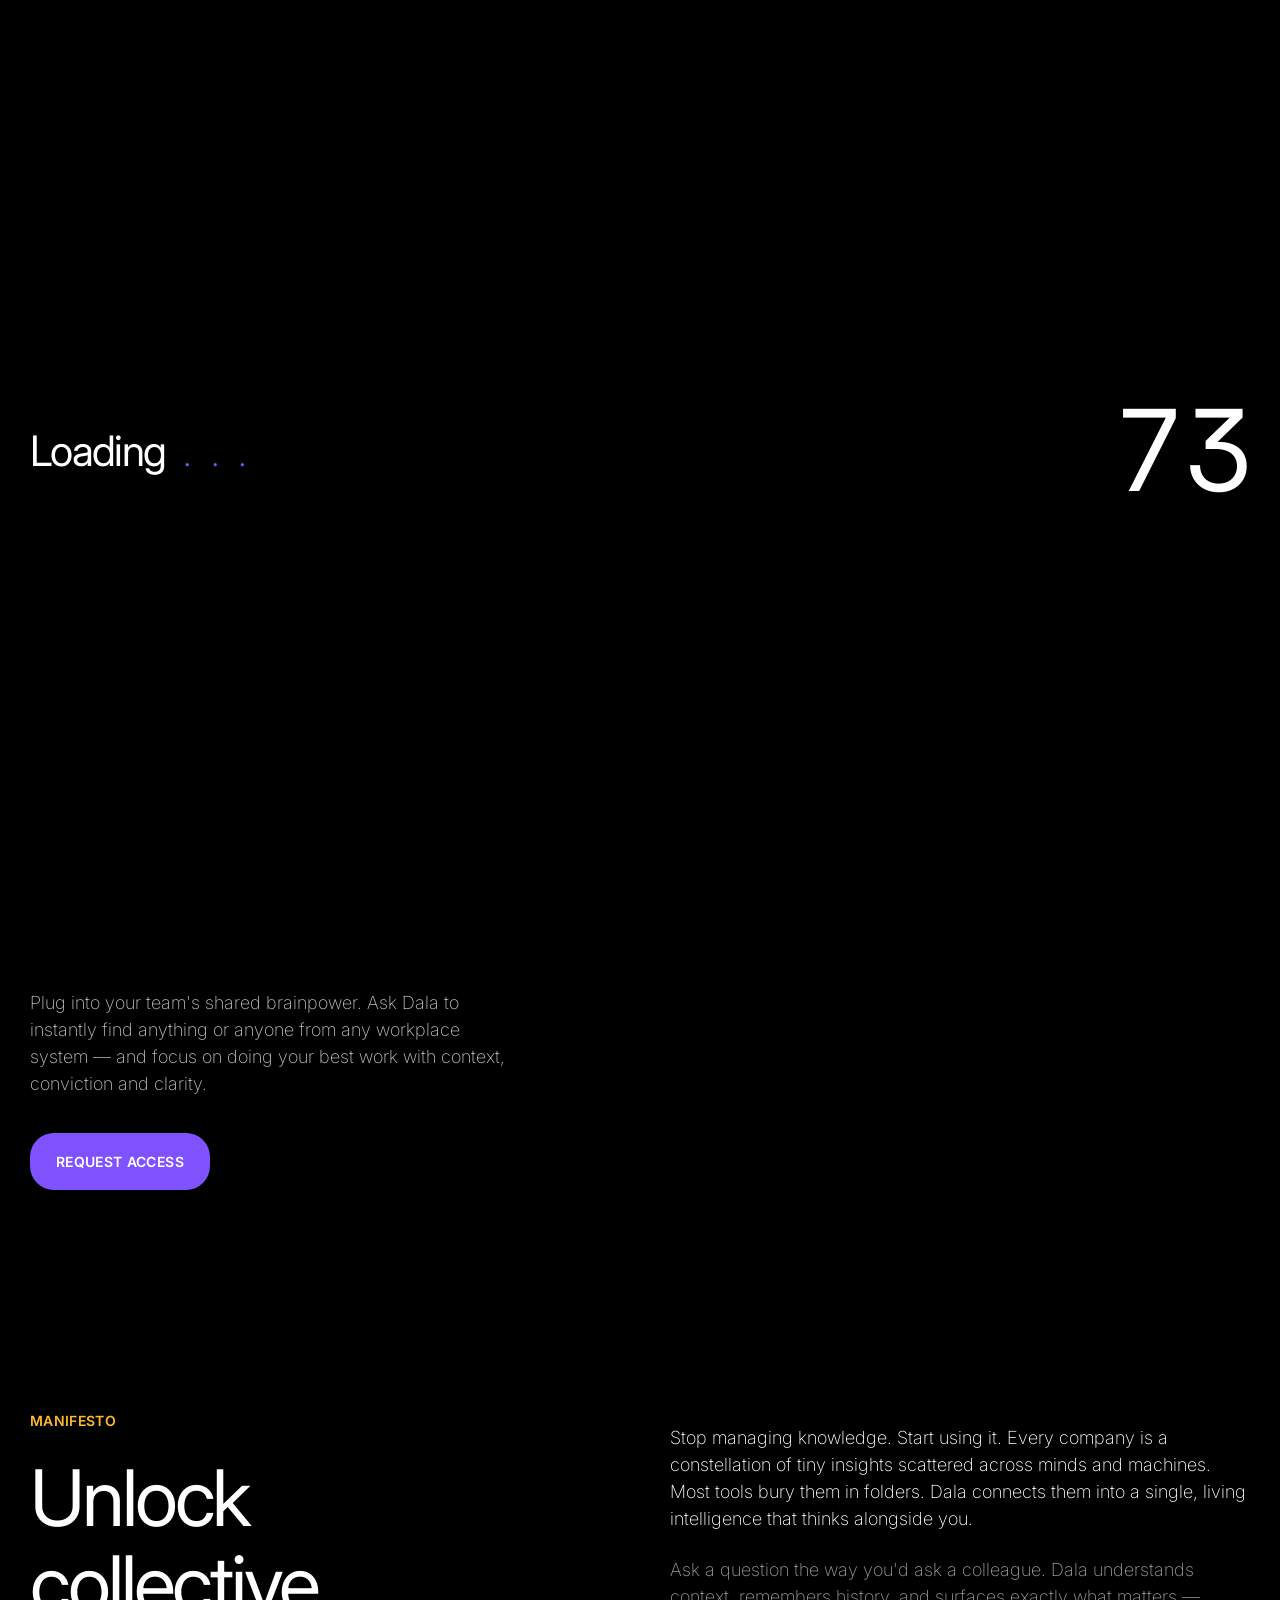
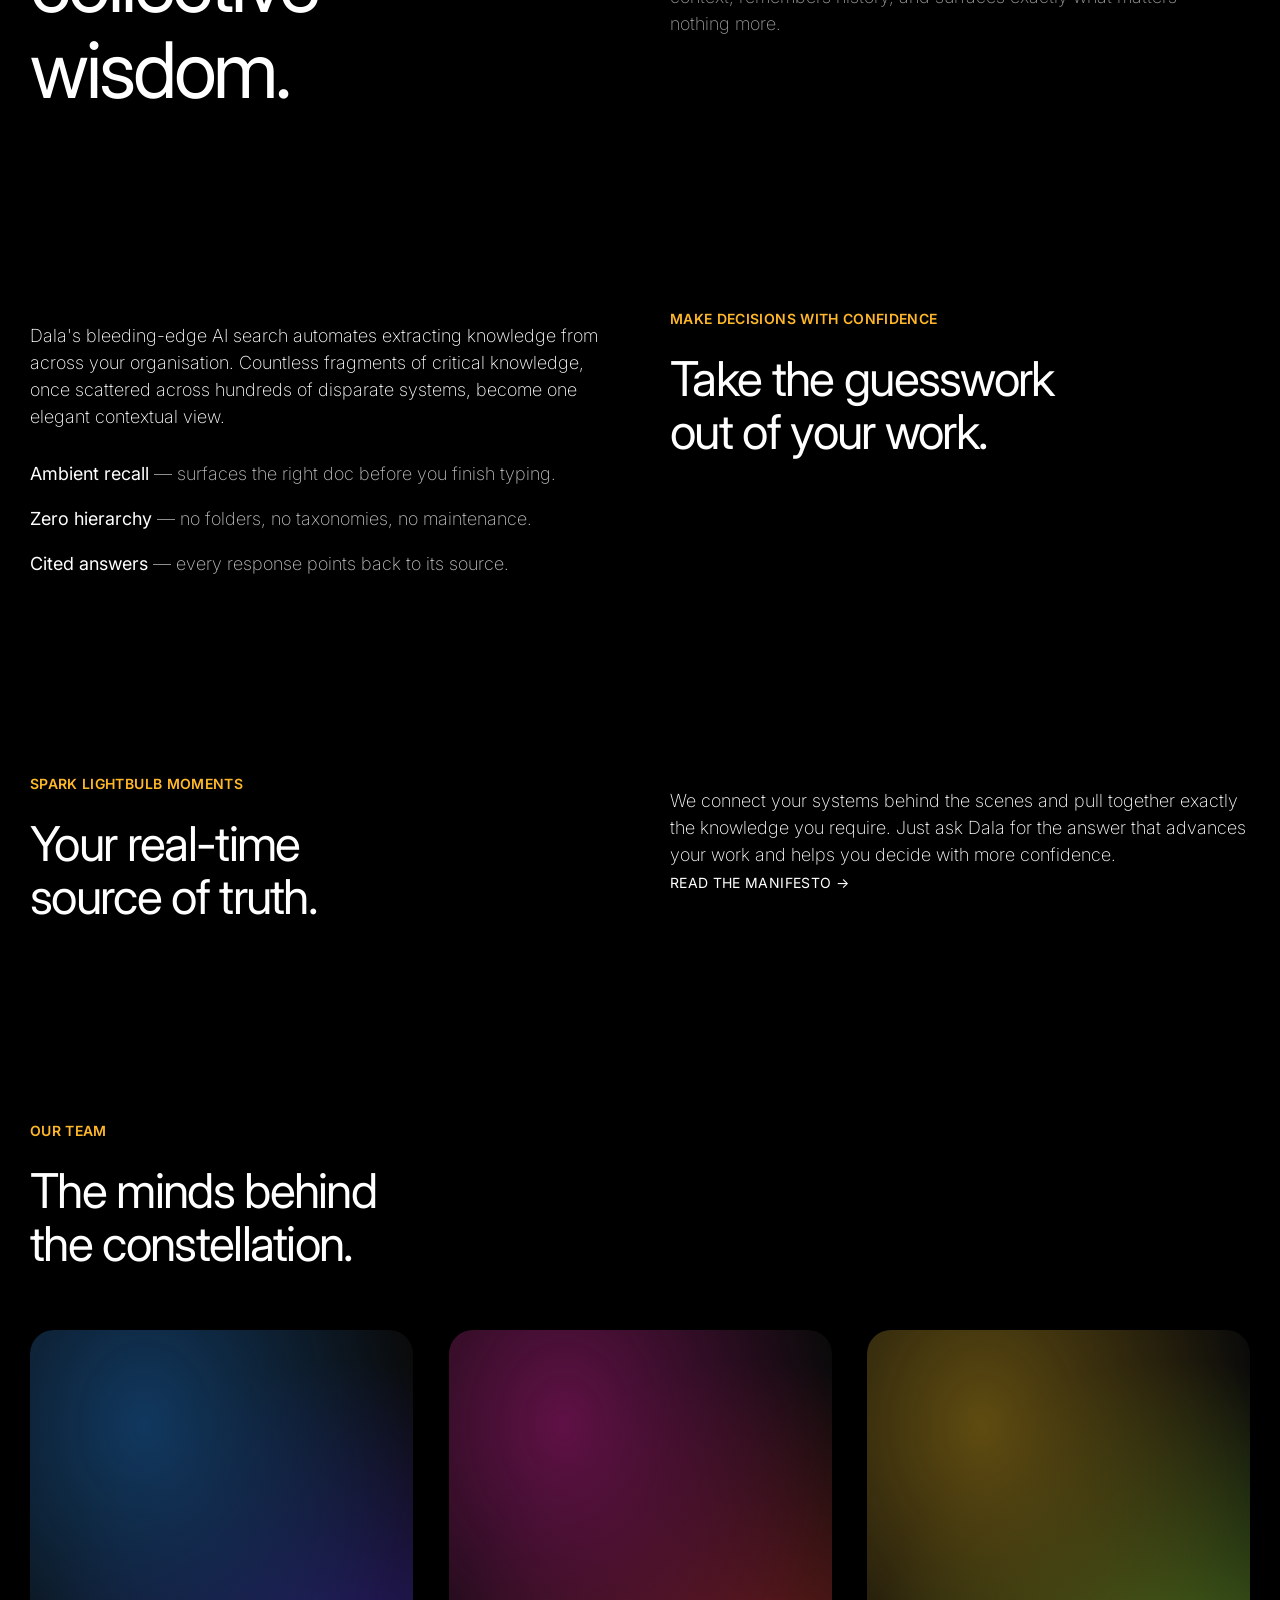
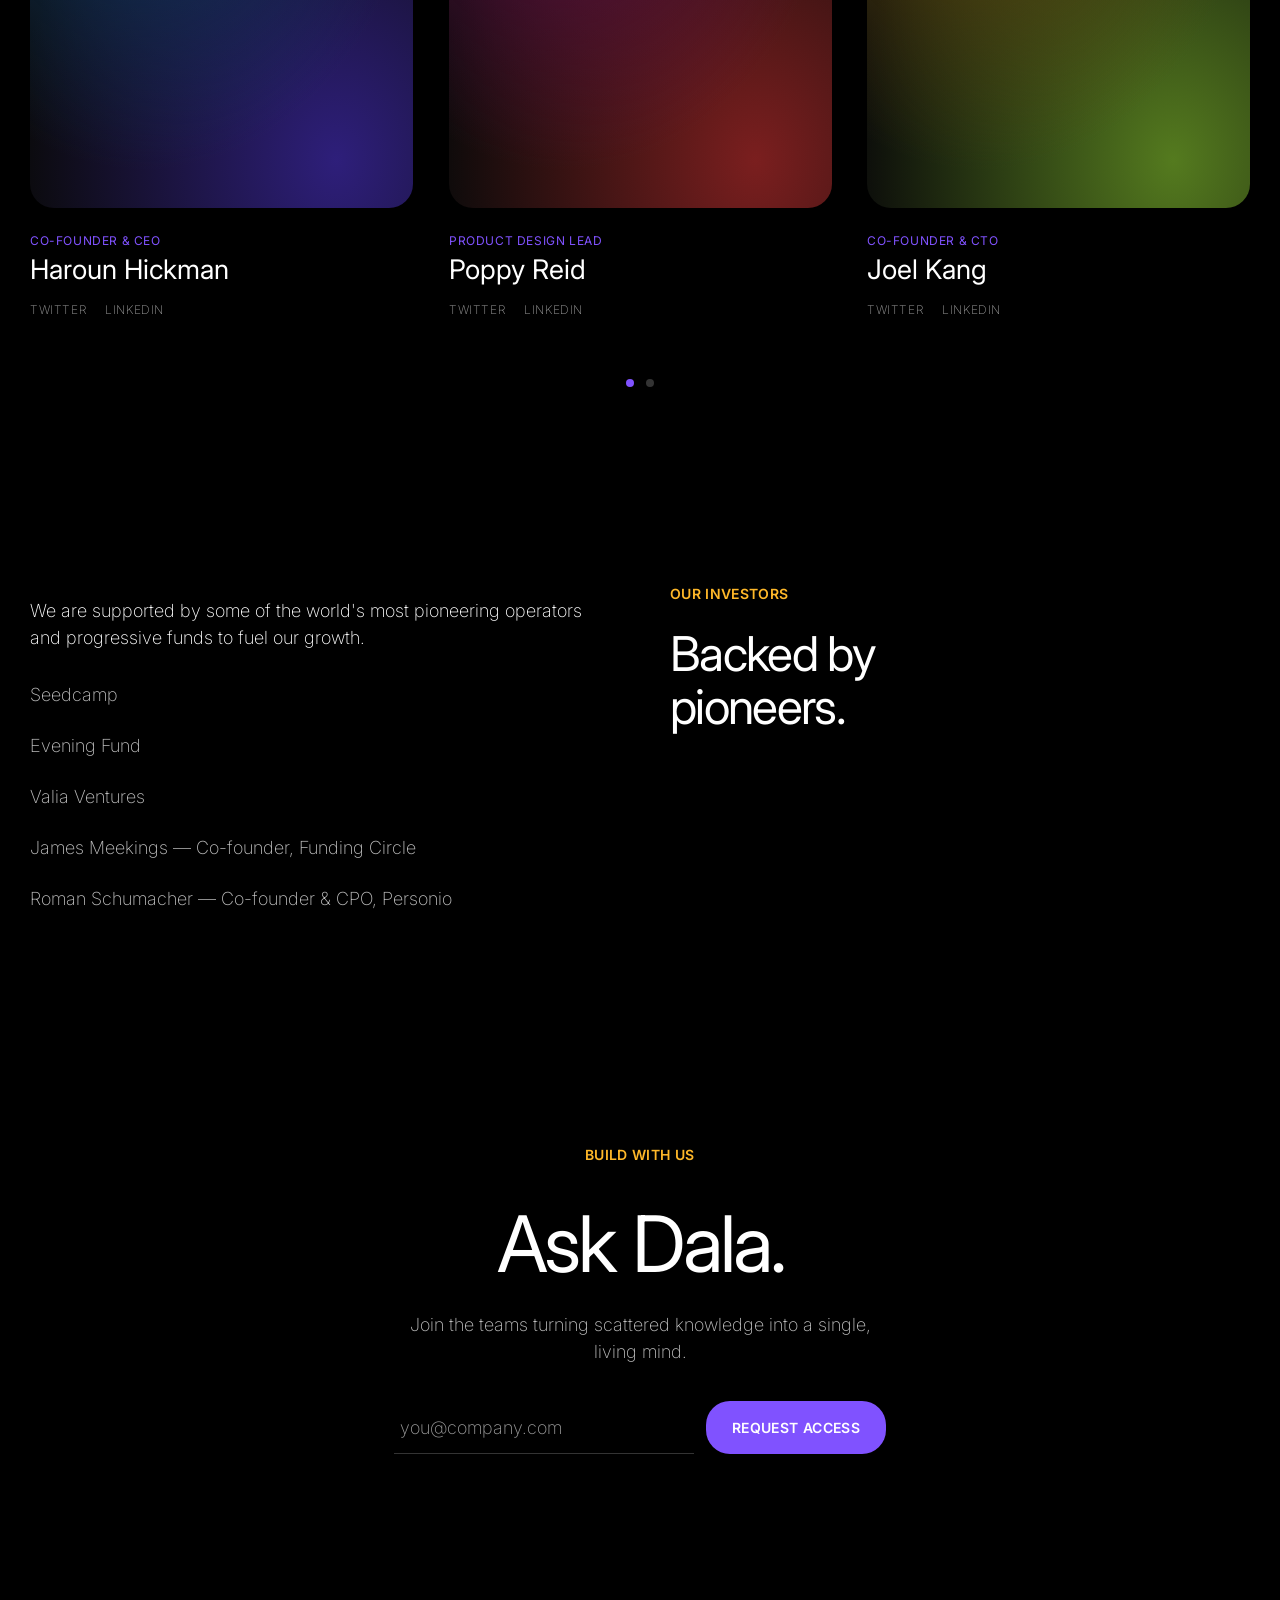
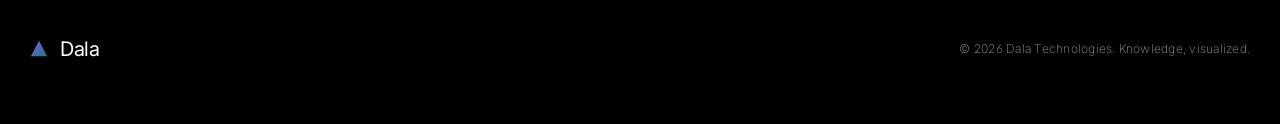
<file: sites/dala/index.html>
<!DOCTYPE html>
<html lang="en">
<head>
  <meta charset="UTF-8" />
  <meta name="viewport" content="width=device-width, initial-scale=1.0" />
  <title>Dala — Your workplace has the answer. Ask Dala to find it.</title>
  <meta name="description" content="Dala turns your workplace knowledge into distributed intelligence. Just ask." />
  <link rel="preconnect" href="https://fonts.googleapis.com" />
  <link rel="preconnect" href="https://fonts.gstatic.com" crossorigin />
  <link href="https://fonts.googleapis.com/css2?family=Inter:wght@200;400;600;700&display=swap" rel="stylesheet" />
  <link rel="stylesheet" href="styles.css" />
</head>
<body class="is-loading">
  <!-- Preloader -->
  <div class="preloader" id="preloader">
    <div class="preloader__inner">
      <span class="preloader__label" id="preloaderLabel">Loading</span>
      <span class="preloader__dots">. . .</span>
    </div>
    <span class="preloader__count" id="preloaderCount">0</span>
  </div>

  <!-- Ambient particle field (full-page background) -->
  <canvas id="ambient" aria-hidden="true"></canvas>

  <!-- Navigation -->
  <header class="nav" id="nav">
    <div class="nav__inner">
      <a class="logo" href="#top" aria-label="Dala home">
        <svg class="logo__mark" width="22" height="22" viewBox="0 0 22 22" aria-hidden="true">
          <defs>
            <linearGradient id="logoGrad" x1="0" y1="0" x2="1" y2="1">
              <stop offset="0%" stop-color="#8052ff" />
              <stop offset="100%" stop-color="#15846e" />
            </linearGradient>
          </defs>
          <path d="M11 1 L21 20 L1 20 Z" fill="url(#logoGrad)" />
        </svg>
        <span class="logo__word">Dala</span>
      </a>

      <nav class="nav__links" aria-label="Primary">
        <a href="#manifesto">Manifesto</a>
        <a href="#team">Team</a>
        <a href="#blog">Blog</a>
      </nav>

      <a class="btn btn--primary" href="#access">Request Access</a>
    </div>
  </header>

  <main id="top">
    <!-- Hero -->
    <section class="hero section">
      <div class="hero__grid">
        <div class="hero__copy">
          <span class="eyebrow reveal">Distributed intelligence</span>
          <h1 class="display hero__title">
            <span class="line"><span>Your workplace</span></span>
            <span class="line"><span>has the answer.</span></span>
            <span class="line"><span>Ask Dala to find it.</span></span>
          </h1>
          <p class="body body--lead reveal">
            Plug into your team's shared brainpower. Ask Dala to instantly find
            anything or anyone from any workplace system — and focus on doing
            your best work with context, conviction and clarity.
          </p>
          <a class="btn btn--primary btn--lg reveal" href="#access">Request Access</a>
        </div>

        <div class="hero__visual">
          <canvas id="brain" aria-label="Constellation of particles forming a brain shape"></canvas>
        </div>
      </div>
    </section>

    <!-- Manifesto -->
    <section class="section split" id="manifesto">
      <div class="split__text">
        <span class="eyebrow reveal">Manifesto</span>
        <h2 class="heading-lg reveal">Unlock<br />collective<br />wisdom.</h2>
      </div>
      <div class="split__body">
        <p class="body reveal">
          Stop managing knowledge. Start using it. Every company is a
          constellation of tiny insights scattered across minds and machines.
          Most tools bury them in folders. Dala connects them into a single,
          living intelligence that thinks alongside you.
        </p>
        <p class="body body--muted reveal">
          Ask a question the way you'd ask a colleague. Dala understands
          context, remembers history, and surfaces exactly what matters —
          nothing more.
        </p>
      </div>
    </section>

    <!-- Reverse split -->
    <section class="section split split--reverse">
      <div class="split__text">
        <span class="eyebrow reveal">Make decisions with confidence</span>
        <h2 class="heading reveal">Take the guesswork<br />out of your work.</h2>
      </div>
      <div class="split__body">
        <p class="body reveal">
          Dala's bleeding-edge AI search automates extracting knowledge from
          across your organisation. Countless fragments of critical knowledge,
          once scattered across hundreds of disparate systems, become one
          elegant contextual view.
        </p>
        <ul class="feature-list reveal">
          <li><span class="feature-list__k">Ambient recall</span> — surfaces the right doc before you finish typing.</li>
          <li><span class="feature-list__k">Zero hierarchy</span> — no folders, no taxonomies, no maintenance.</li>
          <li><span class="feature-list__k">Cited answers</span> — every response points back to its source.</li>
        </ul>
      </div>
    </section>

    <!-- Spark lightbulb moments -->
    <section class="section split" id="blog">
      <div class="split__text">
        <span class="eyebrow reveal">Spark lightbulb moments</span>
        <h2 class="heading reveal">Your real-time<br />source of truth.</h2>
      </div>
      <div class="split__body">
        <p class="body reveal">
          We connect your systems behind the scenes and pull together exactly
          the knowledge you require. Just ask Dala for the answer that advances
          your work and helps you decide with more confidence.
        </p>
        <a class="ghost-link reveal" href="#">Read the manifesto &rarr;</a>
      </div>
    </section>

    <!-- Team -->
    <section class="section team" id="team">
      <div class="team__header">
        <span class="eyebrow reveal">Our team</span>
        <h2 class="heading reveal">The minds behind<br />the constellation.</h2>
      </div>

      <div class="team__grid">
        <article class="member reveal">
          <div class="member__photo" style="--seed: 210"></div>
          <p class="member__role">Co-Founder &amp; CEO</p>
          <h3 class="member__name">Haroun Hickman</h3>
          <div class="member__social">
            <a href="#" aria-label="Twitter">Twitter</a>
            <a href="#" aria-label="LinkedIn">LinkedIn</a>
          </div>
        </article>

        <article class="member reveal">
          <div class="member__photo" style="--seed: 320"></div>
          <p class="member__role">Product Design Lead</p>
          <h3 class="member__name">Poppy Reid</h3>
          <div class="member__social">
            <a href="#" aria-label="Twitter">Twitter</a>
            <a href="#" aria-label="LinkedIn">LinkedIn</a>
          </div>
        </article>

        <article class="member reveal">
          <div class="member__photo" style="--seed: 45"></div>
          <p class="member__role">Co-Founder &amp; CTO</p>
          <h3 class="member__name">Joel Kang</h3>
          <div class="member__social">
            <a href="#" aria-label="Twitter">Twitter</a>
            <a href="#" aria-label="LinkedIn">LinkedIn</a>
          </div>
        </article>
      </div>

      <div class="carousel-dots" role="tablist" aria-label="Team slides">
        <span class="dot dot--active" role="tab" aria-selected="true"></span>
        <span class="dot" role="tab" aria-selected="false"></span>
      </div>
    </section>

    <!-- Investors -->
    <section class="section split split--reverse" id="investors">
      <div class="split__text">
        <span class="eyebrow reveal">Our investors</span>
        <h2 class="heading reveal">Backed by<br />pioneers.</h2>
      </div>
      <div class="split__body">
        <p class="body reveal">
          We are supported by some of the world's most pioneering operators and
          progressive funds to fuel our growth.
        </p>
        <ul class="investor-list reveal">
          <li>Seedcamp</li>
          <li>Evening Fund</li>
          <li>Valia Ventures</li>
          <li>James Meekings — Co-founder, Funding Circle</li>
          <li>Roman Schumacher — Co-founder &amp; CPO, Personio</li>
        </ul>
      </div>
    </section>

    <!-- CTA -->
    <section class="section cta" id="access">
      <span class="eyebrow reveal">Build with us</span>
      <h2 class="heading-lg reveal">Ask Dala.</h2>
      <p class="body body--lead cta__body reveal">
        Join the teams turning scattered knowledge into a single, living mind.
      </p>
      <form class="cta__form reveal" onsubmit="return false;">
        <input class="cta__input" type="email" placeholder="you@company.com" aria-label="Work email" />
        <button class="btn btn--primary btn--lg" type="submit">Request Access</button>
      </form>
    </section>
  </main>

  <footer class="footer">
    <div class="footer__inner">
      <a class="logo" href="#top" aria-label="Dala home">
        <svg class="logo__mark" width="18" height="18" viewBox="0 0 22 22" aria-hidden="true">
          <path d="M11 1 L21 20 L1 20 Z" fill="url(#logoGrad)" />
        </svg>
        <span class="logo__word">Dala</span>
      </a>
      <p class="footer__copy">&copy; 2026 Dala Technologies. Knowledge, visualized.</p>
    </div>
  </footer>

  <script src="app.js"></script>
</body>
</html>
</file>
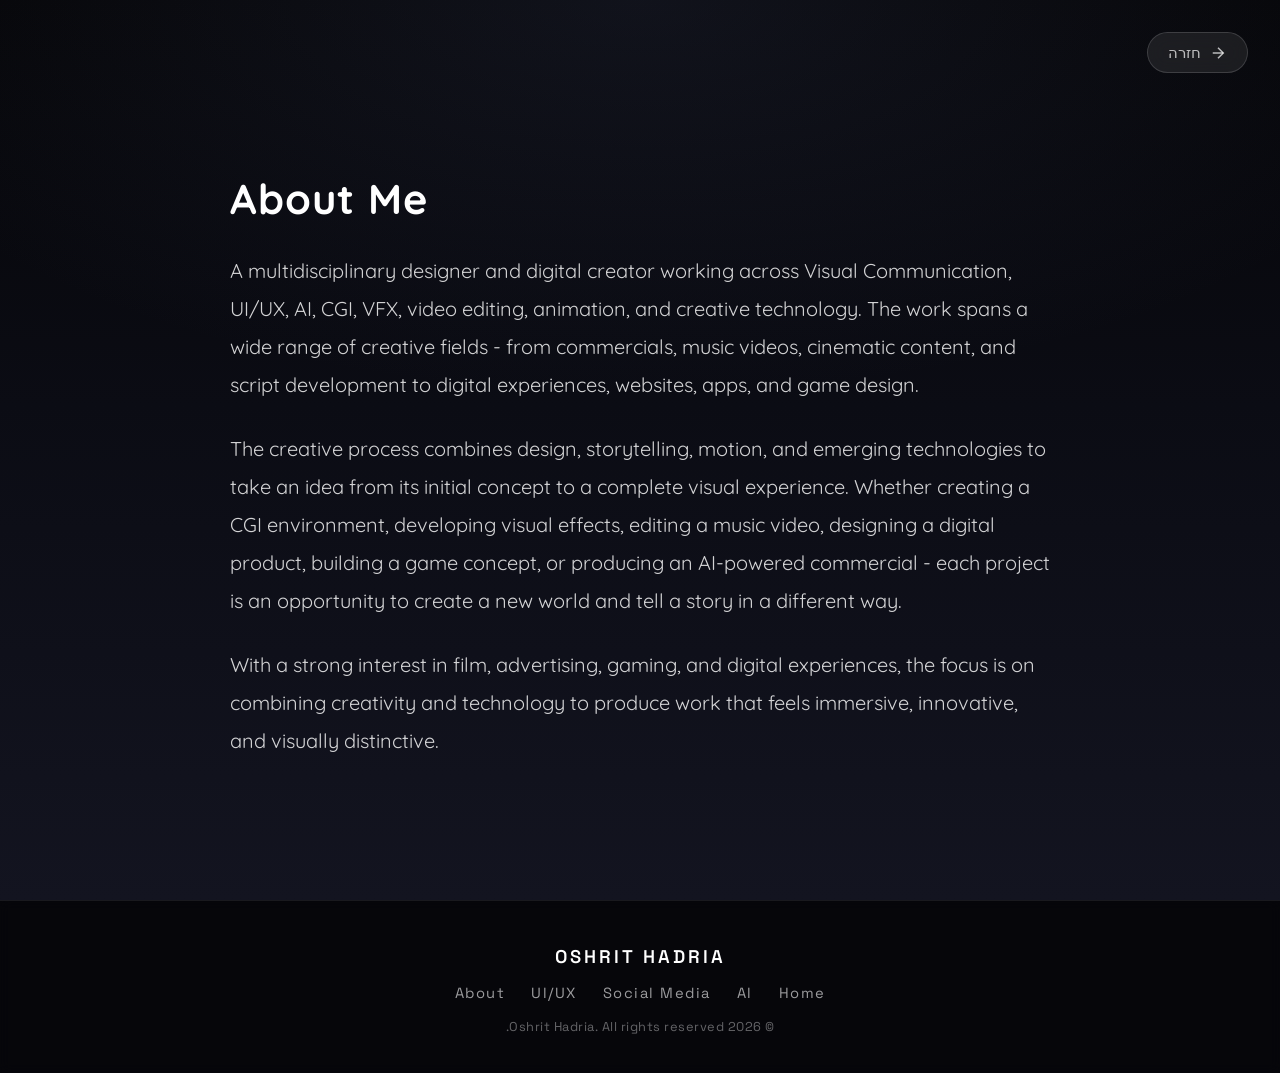
<file: about.html>
<!DOCTYPE html>
<html lang="he" dir="rtl">
<head>
    <meta charset="UTF-8">
    <meta name="viewport" content="width=device-width, initial-scale=1.0">
    <title>אושרית הדריה | About</title>
    <link rel="stylesheet" href="styles.css">
    <link rel="stylesheet" href="pages.css">
    <link rel="preconnect" href="https://fonts.googleapis.com">
    <link rel="preconnect" href="https://fonts.gstatic.com" crossorigin>
    <link href="https://fonts.googleapis.com/css2?family=Space+Grotesk:wght@300;400;500;600;700&display=swap" rel="stylesheet">
    <link href="https://fonts.googleapis.com/css2?family=Quicksand:wght@300;400;500;600;700&display=swap" rel="stylesheet">
</head>
<body>
    <a href="index.html" class="back-button">
        <svg viewBox="0 0 24 24" fill="none" stroke="currentColor" stroke-width="2">
            <path d="M19 12H5"/>
            <path d="M12 19l7-7-7-7"/>
        </svg>
        חזרה
    </a>

    <main class="page">
        <div class="page-container">
            <section class="ai-intro about-intro" dir="ltr">
                <h2 class="ai-intro-title reveal-words">About Me</h2>
                <p class="ai-intro-text about-p">A multidisciplinary designer and digital creator working across Visual Communication, UI/UX, AI, CGI, VFX, video editing, animation, and creative technology. The work spans a wide range of creative fields - from commercials, music videos, cinematic content, and script development to digital experiences, websites, apps, and game design.</p>
                <p class="ai-intro-text about-p">The creative process combines design, storytelling, motion, and emerging technologies to take an idea from its initial concept to a complete visual experience. Whether creating a CGI environment, developing visual effects, editing a music video, designing a digital product, building a game concept, or producing an AI-powered commercial - each project is an opportunity to create a new world and tell a story in a different way.</p>
                <p class="ai-intro-text about-p">With a strong interest in film, advertising, gaming, and digital experiences, the focus is on combining creativity and technology to produce work that feels immersive, innovative, and visually distinctive.</p>
            </section>
        </div>
    </main>

    <footer class="site-footer">
        <div class="footer-inner">
            <span class="footer-name">Oshrit Hadria</span>
            <nav class="footer-nav">
                <a href="index.html">Home</a>
                <a href="ai.html">AI</a>
                <a href="social-media.html">Social Media</a>
                <a href="ui-ux.html">UI/UX</a>
                <a href="about.html">About</a>
            </nav>
            <span class="footer-copy">&copy; 2026 Oshrit Hadria. All rights reserved.</span>
        </div>
    </footer>

    <script>
        // Reveal the About title word by word, then fade in the paragraphs.
        (function () {
            const intro = document.querySelector('.ai-intro');
            if (!intro) return;

            intro.querySelectorAll('.reveal-words').forEach(function (el) {
                const words = el.textContent.trim().split(/\s+/);
                el.textContent = '';
                words.forEach(function (w) {
                    const span = document.createElement('span');
                    span.className = 'word';
                    span.textContent = w;
                    el.appendChild(span);
                    el.appendChild(document.createTextNode(' '));
                });
            });

            const words = intro.querySelectorAll('.word');
            const paras = intro.querySelectorAll('.about-p');
            const observer = new IntersectionObserver(function (entries, obs) {
                entries.forEach(function (entry) {
                    if (entry.isIntersecting) {
                        words.forEach(function (w, i) {
                            w.style.transitionDelay = (i * 0.05) + 's';
                            w.classList.add('is-visible');
                        });
                        const base = words.length * 0.05;
                        paras.forEach(function (p, i) {
                            p.style.transitionDelay = (base + i * 0.25) + 's';
                            p.classList.add('is-visible');
                        });
                        obs.disconnect();
                    }
                });
            }, { threshold: 0.15 });

            observer.observe(intro);
        })();
    </script>
</body>
</html>
</file>
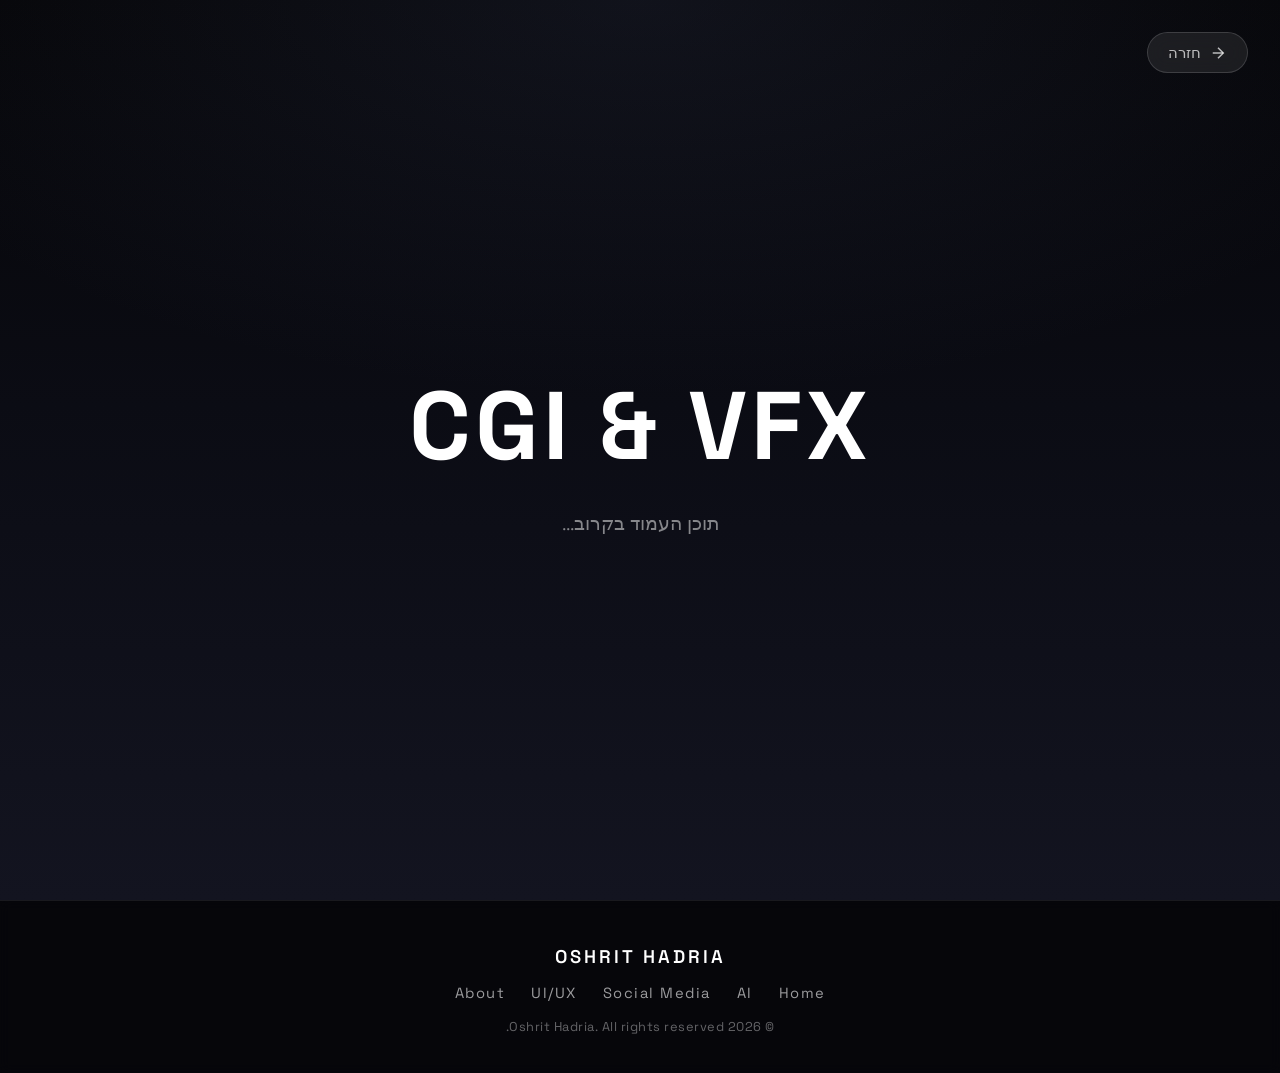
<file: cgi-vfx.html>
<!DOCTYPE html>
<html lang="he" dir="rtl">
<head>
    <meta charset="UTF-8">
    <meta name="viewport" content="width=device-width, initial-scale=1.0">
    <title>אושרית הדריה | CGI & VFX</title>
    <link rel="stylesheet" href="styles.css">
    <link rel="stylesheet" href="pages.css">
    <link rel="preconnect" href="https://fonts.googleapis.com">
    <link rel="preconnect" href="https://fonts.gstatic.com" crossorigin>
    <link href="https://fonts.googleapis.com/css2?family=Space+Grotesk:wght@300;400;500;600;700&display=swap" rel="stylesheet">
</head>
<body>
    <a href="index.html" class="back-button">
        <svg viewBox="0 0 24 24" fill="none" stroke="currentColor" stroke-width="2">
            <path d="M19 12H5"/>
            <path d="M12 19l7-7-7-7"/>
        </svg>
        חזרה
    </a>

    <main class="page">
        <div class="page-container">
            <h1 class="page-title">CGI & VFX</h1>
            <p class="page-subtitle">תוכן העמוד בקרוב...</p>
        </div>
    </main>

    <footer class="site-footer">
        <div class="footer-inner">
            <span class="footer-name">Oshrit Hadria</span>
            <nav class="footer-nav">
                <a href="index.html">Home</a>
                <a href="ai.html">AI</a>
                <a href="social-media.html">Social Media</a>
                <a href="ui-ux.html">UI/UX</a>
                <a href="about.html">About</a>
            </nav>
            <span class="footer-copy">&copy; 2026 Oshrit Hadria. All rights reserved.</span>
        </div>
    </footer>
</body>
</html>
</file>
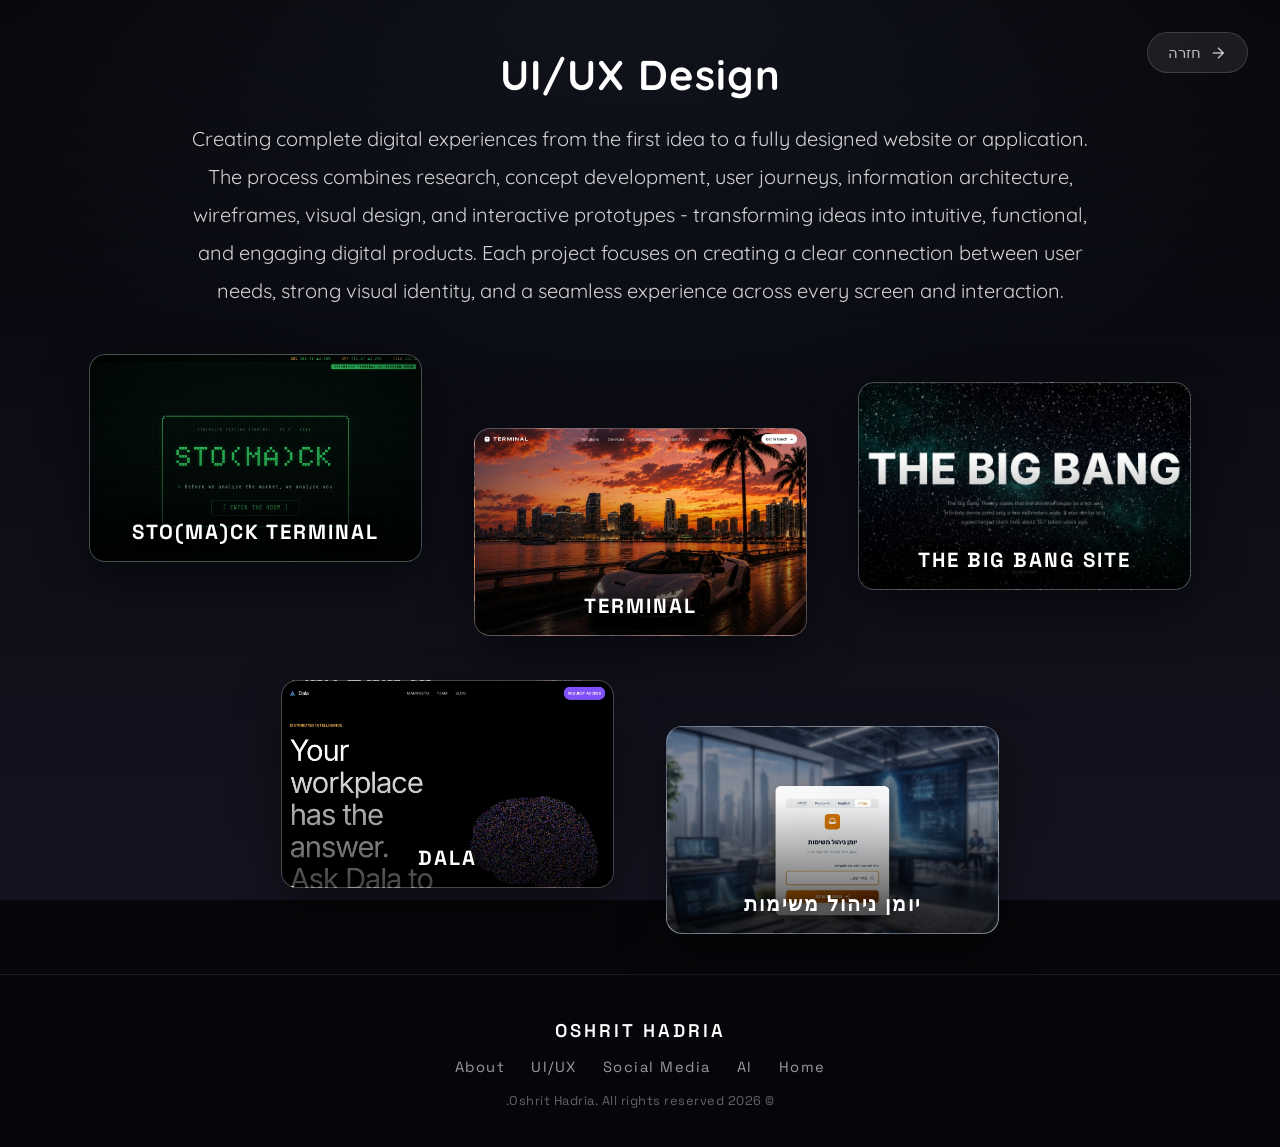
<file: ui-ux.html>
<!DOCTYPE html>
<html lang="he" dir="rtl">
<head>
    <meta charset="UTF-8">
    <meta name="viewport" content="width=device-width, initial-scale=1.0">
    <title>אושרית הדריה | UI UX</title>
    <link rel="stylesheet" href="styles.css">
    <link rel="stylesheet" href="pages.css">
    <link rel="preconnect" href="https://fonts.googleapis.com">
    <link rel="preconnect" href="https://fonts.gstatic.com" crossorigin>
    <link href="https://fonts.googleapis.com/css2?family=Space+Grotesk:wght@300;400;500;600;700&display=swap" rel="stylesheet">
    <link href="https://fonts.googleapis.com/css2?family=Quicksand:wght@300;400;500;600;700&display=swap" rel="stylesheet">
</head>
<body>
    <a href="index.html" class="back-button">
        <svg viewBox="0 0 24 24" fill="none" stroke="currentColor" stroke-width="2">
            <path d="M19 12H5"/>
            <path d="M12 19l7-7-7-7"/>
        </svg>
        חזרה
    </a>

    <main class="page">
        <div class="page-container">
            <section class="ai-intro" dir="ltr">
                <h2 class="ai-intro-title reveal-words">UI/UX Design</h2>
                <p class="ai-intro-text reveal-words">Creating complete digital experiences from the first idea to a fully designed website or application. The process combines research, concept development, user journeys, information architecture, wireframes, visual design, and interactive prototypes - transforming ideas into intuitive, functional, and engaging digital products. Each project focuses on creating a clear connection between user needs, strong visual identity, and a seamless experience across every screen and interaction.</p>
            </section>

            <div class="float-field" id="float-field"></div>
        </div>
    </main>

    <footer class="site-footer">
        <div class="footer-inner">
            <span class="footer-name">Oshrit Hadria</span>
            <nav class="footer-nav">
                <a href="index.html">Home</a>
                <a href="ai.html">AI</a>
                <a href="social-media.html">Social Media</a>
                <a href="ui-ux.html">UI/UX</a>
                <a href="about.html">About</a>
            </nav>
            <span class="footer-copy">&copy; 2026 Oshrit Hadria. All rights reserved.</span>
        </div>
    </footer>

    <script>
        // Reveal the intro text word by word when it scrolls into view.
        (function () {
            const intro = document.querySelector('.ai-intro');
            if (!intro) return;

            intro.querySelectorAll('.reveal-words').forEach(function (el) {
                const words = el.textContent.trim().split(/\s+/);
                el.textContent = '';
                words.forEach(function (w) {
                    const span = document.createElement('span');
                    span.className = 'word';
                    span.textContent = w;
                    el.appendChild(span);
                    el.appendChild(document.createTextNode(' '));
                });
            });

            const words = intro.querySelectorAll('.word');
            const observer = new IntersectionObserver(function (entries, obs) {
                entries.forEach(function (entry) {
                    if (entry.isIntersecting) {
                        words.forEach(function (w, i) {
                            w.style.transitionDelay = (i * 0.04) + 's';
                            w.classList.add('is-visible');
                        });
                        obs.disconnect();
                    }
                });
            }, { threshold: 0.2 });

            observer.observe(intro);
        })();
    </script>

    <script>
        // Floating cards: the project cards hover gently in place instead of
        // travelling along a diagonal. Each card bobs up and down with a
        // slightly different rhythm so the group feels alive.
        (function () {
            const field = document.getElementById('float-field');
            if (!field) return;

            const sites = [
                { title: 'THE BIG BANG SITE', url: 'https://big-bang-universe.netlify.app', image: 'assets/ui-ux/sites/big-bang.png' },
                { title: 'TERMINAL', url: 'https://oshrithadria-cmd.github.io/terminal-yard/', image: 'assets/ui-ux/sites/terminal.png' },
                { title: 'STO(MA)CK TERMINAL', url: 'https://oshrithadria-cmd.github.io/stomack-terminal/', image: 'assets/ui-ux/sites/stomack.png' },
                { title: 'יומן ניהול משימות', url: 'https://oshrithadria-cmd.github.io/natan/', image: 'assets/ui-ux/sites/natan.png' },
                { title: 'DALA', url: 'sites/dala/', image: 'assets/ui-ux/sites/dala.png' }
            ];

            sites.forEach(function (site, i) {
                const el = document.createElement('a');
                el.className = 'float-card';
                el.href = site.url;
                el.target = '_blank';
                el.rel = 'noopener noreferrer';
                if (site.image) el.style.backgroundImage = 'url("' + site.image + '")';
                el.innerHTML = '<span class="float-card-title">' + site.title + '</span>';
                // Stagger the bob so the cards don't move in unison.
                el.style.animationDelay = (i * 0.55).toFixed(2) + 's';
                el.style.animationDuration = (5.4 + (i % 3) * 0.9).toFixed(2) + 's';
                field.appendChild(el);
            });
        })();
    </script>
</body>
</html>
</file>
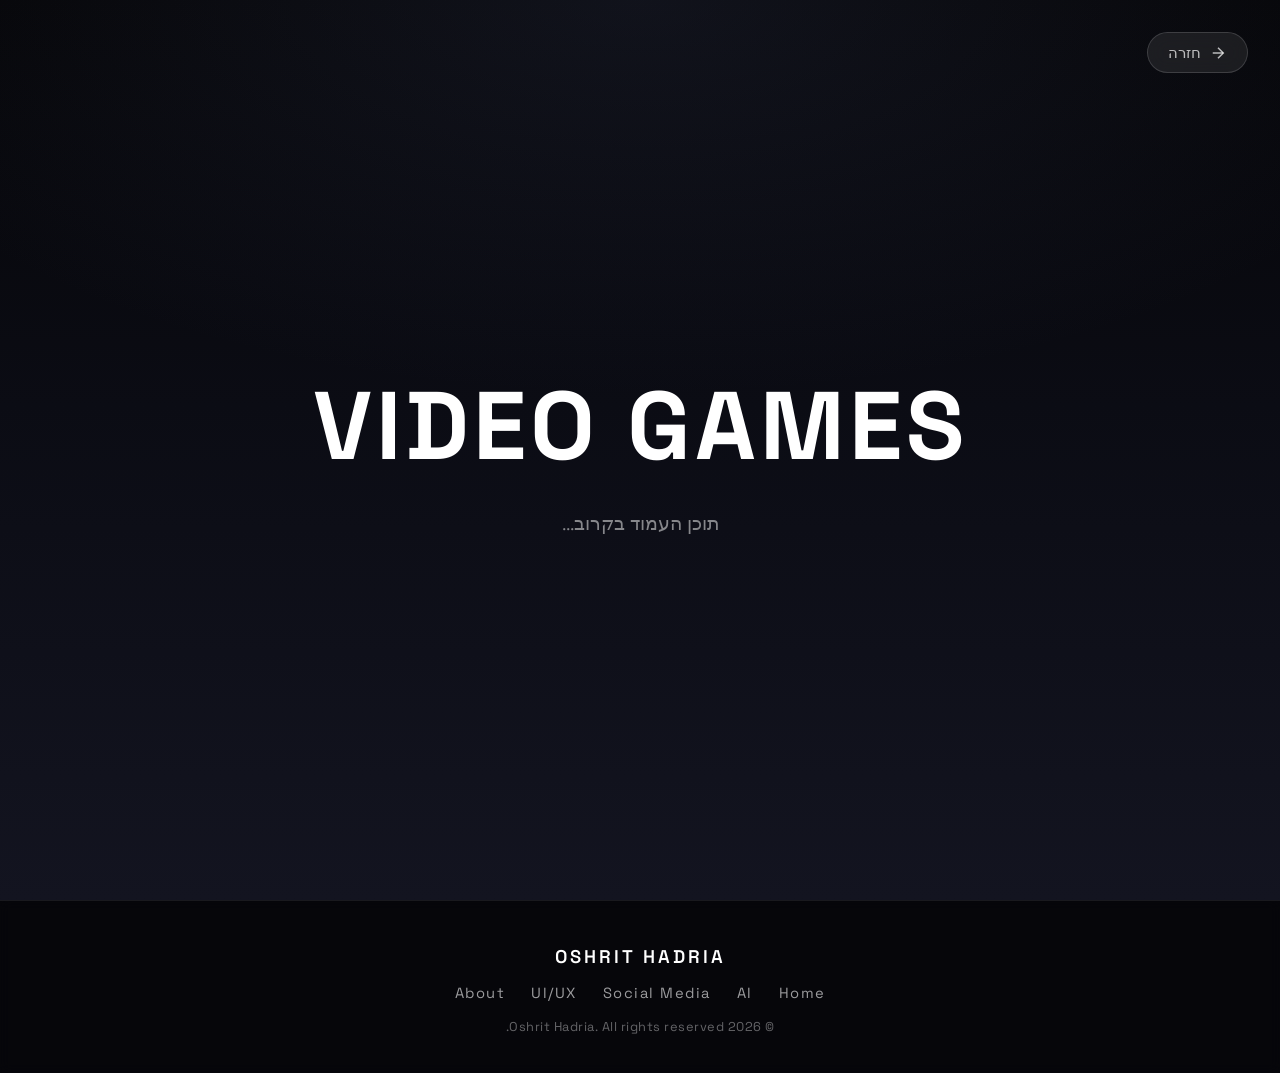
<file: video-games.html>
<!DOCTYPE html>
<html lang="he" dir="rtl">
<head>
    <meta charset="UTF-8">
    <meta name="viewport" content="width=device-width, initial-scale=1.0">
    <title>אושרית הדריה | Video Games</title>
    <link rel="stylesheet" href="styles.css">
    <link rel="stylesheet" href="pages.css">
    <link rel="preconnect" href="https://fonts.googleapis.com">
    <link rel="preconnect" href="https://fonts.gstatic.com" crossorigin>
    <link href="https://fonts.googleapis.com/css2?family=Space+Grotesk:wght@300;400;500;600;700&display=swap" rel="stylesheet">
</head>
<body>
    <a href="index.html" class="back-button">
        <svg viewBox="0 0 24 24" fill="none" stroke="currentColor" stroke-width="2">
            <path d="M19 12H5"/>
            <path d="M12 19l7-7-7-7"/>
        </svg>
        חזרה
    </a>

    <main class="page">
        <div class="page-container">
            <h1 class="page-title">VIDEO GAMES</h1>
            <p class="page-subtitle">תוכן העמוד בקרוב...</p>
        </div>
    </main>

    <footer class="site-footer">
        <div class="footer-inner">
            <span class="footer-name">Oshrit Hadria</span>
            <nav class="footer-nav">
                <a href="index.html">Home</a>
                <a href="ai.html">AI</a>
                <a href="social-media.html">Social Media</a>
                <a href="ui-ux.html">UI/UX</a>
                <a href="about.html">About</a>
            </nav>
            <span class="footer-copy">&copy; 2026 Oshrit Hadria. All rights reserved.</span>
        </div>
    </footer>
</body>
</html>
</file>
<file: sites/dala/styles.css>
:root {
  /* Colors */
  --color-void: #000000;
  --color-bone-white: #ffffff;
  --color-ash-gray: #9a9a9a;
  --color-silver-mist: #bdbdbd;
  --color-electric-iris: #8052ff;
  --color-saffron-spark: #ffb829;
  --color-deep-verdant: #15846e;

  /* Typography — PPNeueMontreal with Inter as the effective substitute */
  --font-ppneuemontreal: 'PPNeueMontreal', 'Inter', ui-sans-serif, system-ui, -apple-system, BlinkMacSystemFont, "Segoe UI", Roboto, sans-serif;

  --font-weight-extralight: 200;
  --font-weight-regular: 400;
  --font-weight-semibold: 600;
  --font-weight-bold: 700;

  /* Type scale — sizes */
  --text-caption: 12px;
  --text-nav-label: 14px;
  --text-body: 18px;
  --text-heading-2xs: 24px;
  --text-heading-xs: 27px;
  --text-subheading: 36px;
  --text-heading-sm: 42px;
  --text-heading: 48px;
  --text-heading-lg: 78px;
  --text-display: 113px;

  /* Type scale — line heights (per spec) */
  --leading-caption: 1.5;
  --leading-nav-label: 1.2;
  --leading-body: 1.5;
  --leading-heading-2xs: 1.25;
  --leading-heading-xs: 1;
  --leading-subheading: 1.2;
  --leading-heading-sm: 1.2;
  --leading-heading: 1.1;
  --leading-heading-lg: 1.1;
  --leading-display: 1.1;

  /* Type scale — letter spacing (exact px per spec) */
  --tracking-nav-label: 0.35px;
  --tracking-heading-2xs: -0.48px;
  --tracking-heading-sm: -1.68px;
  --tracking-heading: -1.68px;
  --tracking-heading-lg: -3.12px;
  --tracking-display: -4.52px;

  /* Spacing */
  --spacing-unit: 6px;
  --spacing-6: 6px;
  --spacing-12: 12px;
  --spacing-18: 18px;
  --spacing-24: 24px;
  --spacing-30: 30px;
  --spacing-36: 36px;
  --spacing-60: 60px;
  --spacing-96: 96px;
  --spacing-120: 120px;

  /* Layout */
  --page-max-width: 1280px;
  --section-gap: 60-120px;
  --card-padding: 24-38px;
  --element-gap: 6-18px;

  /* Border Radius */
  --radius-3xl: 24px;
  --radius-full: 9999px;

  /* Named Radii */
  --radius-nav: 24px;
  --radius-tags: 9999px;
  --radius-cards: 24px;
  --radius-buttons: 24px;

  /* Surfaces */
  --surface-void-canvas: #000000;
  --surface-deep-verdant-tint: #15846;
  --surface-electric-iris: #8052ff;
}

* {
  margin: 0;
  padding: 0;
  box-sizing: border-box;
}

html {
  scroll-behavior: smooth;
}

body {
  background: var(--color-void);
  color: var(--color-bone-white);
  font-family: var(--font-ppneuemontreal);
  font-weight: var(--font-weight-extralight);
  font-size: var(--text-body);
  line-height: var(--leading-body);
  font-feature-settings: "ss01" on;
  -webkit-font-smoothing: antialiased;
  text-rendering: optimizeLegibility;
  overflow-x: hidden;
}

/* Lock scroll while the preloader is visible */
body.is-loading {
  overflow: hidden;
  height: 100vh;
}

/* ---------- Preloader ---------- */
.preloader {
  position: fixed;
  inset: 0;
  z-index: 100;
  background: var(--color-void);
  display: flex;
  align-items: center;
  justify-content: space-between;
  padding: var(--spacing-60) var(--spacing-30);
  opacity: 1;
  transition: opacity 0.8s ease, visibility 0.8s ease;
}

.preloader.is-done {
  opacity: 0;
  visibility: hidden;
}

.preloader__inner {
  display: flex;
  align-items: baseline;
  gap: var(--spacing-18);
}

.preloader__label {
  font-size: var(--text-heading-sm);
  font-weight: var(--font-weight-regular);
  letter-spacing: var(--tracking-heading-sm);
  color: var(--color-bone-white);
}

.preloader__dots {
  color: var(--color-electric-iris);
  font-size: var(--text-heading-sm);
  letter-spacing: 0.1em;
}

.preloader__count {
  font-size: var(--text-display);
  font-weight: var(--font-weight-regular);
  line-height: 1;
  letter-spacing: var(--tracking-display);
  color: var(--color-bone-white);
  font-variant-numeric: tabular-nums;
}

/* ---------- Scroll reveal ---------- */
.reveal {
  opacity: 0;
  transform: translateY(28px);
  transition: opacity 0.9s cubic-bezier(0.16, 1, 0.3, 1),
    transform 0.9s cubic-bezier(0.16, 1, 0.3, 1);
  will-change: opacity, transform;
}

.reveal.is-visible {
  opacity: 1;
  transform: none;
}

/* ---------- Hero entrance (line-by-line mask) ---------- */
.hero__title .line {
  display: block;
  overflow: hidden;
}

.hero__title .line > span {
  display: block;
  transform: translateY(110%);
}

body:not(.is-loading) .hero__title .line > span {
  animation: lineRise 1s cubic-bezier(0.16, 1, 0.3, 1) forwards;
}

.hero__title .line:nth-child(1) > span { animation-delay: 0.05s; }
.hero__title .line:nth-child(2) > span { animation-delay: 0.18s; }
.hero__title .line:nth-child(3) > span { animation-delay: 0.31s; }

@keyframes lineRise {
  to { transform: translateY(0); }
}

/* Ambient particle canvas sits behind everything */
#ambient {
  position: fixed;
  inset: 0;
  width: 100%;
  height: 100%;
  z-index: 0;
  pointer-events: none;
}

.nav,
main,
.footer {
  position: relative;
  z-index: 1;
}

/* ---------- Typography helpers ---------- */
.display {
  font-size: var(--text-display);
  font-weight: var(--font-weight-regular);
  line-height: var(--leading-display);
  letter-spacing: var(--tracking-display);
}

.heading-lg {
  font-size: var(--text-heading-lg);
  font-weight: var(--font-weight-regular);
  line-height: var(--leading-heading-lg);
  letter-spacing: var(--tracking-heading-lg);
}

.heading {
  font-size: var(--text-heading);
  font-weight: var(--font-weight-regular);
  line-height: var(--leading-heading);
  letter-spacing: var(--tracking-heading);
}

.heading-sm {
  font-size: var(--text-heading-sm);
  font-weight: var(--font-weight-regular);
  line-height: var(--leading-heading-sm);
  letter-spacing: var(--tracking-heading-sm);
}

.subheading {
  font-size: var(--text-subheading);
  font-weight: var(--font-weight-regular);
  line-height: var(--leading-subheading);
}

.heading-2xs {
  font-size: var(--text-heading-2xs);
  font-weight: var(--font-weight-regular);
  line-height: var(--leading-heading-2xs);
  letter-spacing: var(--tracking-heading-2xs);
}

.eyebrow {
  display: inline-block;
  font-size: var(--text-nav-label);
  font-weight: var(--font-weight-semibold);
  letter-spacing: var(--tracking-nav-label);
  text-transform: uppercase;
  color: var(--color-saffron-spark);
  margin-bottom: var(--spacing-24);
}

.body {
  font-size: var(--text-body);
  font-weight: var(--font-weight-extralight);
  line-height: var(--leading-body);
  color: var(--color-bone-white);
}

.caption {
  font-size: var(--text-caption);
  line-height: var(--leading-caption);
  color: var(--color-silver-mist);
}

.body--lead {
  max-width: 480px;
  color: var(--color-silver-mist);
}

.body--muted {
  color: var(--color-ash-gray);
  margin-top: var(--spacing-24);
}

/* ---------- Buttons ---------- */
.btn {
  display: inline-flex;
  align-items: center;
  justify-content: center;
  font-family: var(--font-ppneuemontreal);
  font-size: var(--text-nav-label);
  font-weight: var(--font-weight-semibold);
  letter-spacing: 0.025em;
  text-transform: uppercase;
  text-decoration: none;
  border: none;
  cursor: pointer;
  border-radius: var(--radius-buttons);
  transition: transform 0.2s ease, filter 0.2s ease;
}

.btn--primary {
  background: var(--color-electric-iris);
  color: var(--color-bone-white);
  padding: 14.4px 16px;
}

.btn--primary:hover {
  filter: brightness(1.12);
  transform: translateY(-1px);
}

.btn--lg {
  padding: 18px 26px;
}

.ghost-link {
  color: var(--color-bone-white);
  font-size: var(--text-nav-label);
  font-weight: var(--font-weight-regular);
  letter-spacing: 0.025em;
  text-transform: uppercase;
  text-decoration: none;
  border-bottom: 1px solid transparent;
  transition: color 0.2s ease, border-color 0.2s ease;
}

.ghost-link:hover {
  color: var(--color-saffron-spark);
  border-color: var(--color-saffron-spark);
}

/* ---------- Navigation ---------- */
.nav {
  position: sticky;
  top: 0;
  width: 100%;
  padding: var(--spacing-24) var(--spacing-30);
  transition: background 0.3s ease, backdrop-filter 0.3s ease;
}

.nav.is-scrolled {
  background: rgba(0, 0, 0, 0.6);
  backdrop-filter: blur(12px);
}

.nav__inner {
  max-width: var(--page-max-width);
  margin: 0 auto;
  display: flex;
  align-items: center;
  justify-content: space-between;
  gap: var(--spacing-24);
}

.logo {
  display: inline-flex;
  align-items: center;
  gap: var(--spacing-12);
  text-decoration: none;
}

.logo__mark {
  display: block;
}

.logo__word {
  color: var(--color-bone-white);
  font-size: 20px;
  font-weight: var(--font-weight-regular);
  letter-spacing: -0.02em;
}

.nav__links {
  display: flex;
  gap: var(--spacing-30);
}

.nav__links a {
  color: var(--color-ash-gray);
  font-size: var(--text-nav-label);
  font-weight: var(--font-weight-semibold);
  letter-spacing: var(--tracking-nav-label);
  text-transform: uppercase;
  text-decoration: none;
  transition: color 0.2s ease;
}

.nav__links a:hover {
  color: var(--color-bone-white);
}

/* ---------- Layout / sections ---------- */
.section {
  max-width: var(--page-max-width);
  margin: 0 auto;
  padding: var(--spacing-96) var(--spacing-30);
}

.hero {
  padding-top: var(--spacing-60);
  padding-bottom: var(--spacing-120);
}

.hero__grid {
  display: grid;
  grid-template-columns: 1.05fr 0.95fr;
  align-items: center;
  gap: var(--spacing-60);
}

.hero__copy .display {
  margin-bottom: var(--spacing-36);
}

.hero__copy .btn {
  margin-top: var(--spacing-36);
}

.hero__visual {
  position: relative;
  width: 100%;
  aspect-ratio: 1 / 1;
}

#brain {
  width: 100%;
  height: 100%;
  display: block;
}

/* Two-column split sections */
.split {
  display: grid;
  grid-template-columns: 1fr 1fr;
  gap: var(--spacing-60);
  align-items: start;
}

.split--reverse .split__text {
  order: 2;
}

.split--reverse .split__body {
  order: 1;
}

.split__body {
  padding-top: var(--spacing-18);
}

.feature-list {
  list-style: none;
  margin-top: var(--spacing-30);
  display: flex;
  flex-direction: column;
  gap: var(--spacing-18);
  color: var(--color-silver-mist);
  font-weight: var(--font-weight-extralight);
}

.feature-list__k {
  color: var(--color-bone-white);
  font-weight: var(--font-weight-regular);
}

.investor-list {
  list-style: none;
  margin-top: var(--spacing-30);
  display: flex;
  flex-direction: column;
  gap: var(--spacing-12);
  color: var(--color-silver-mist);
  font-weight: var(--font-weight-extralight);
}

.investor-list li {
  padding-bottom: var(--spacing-12);
}

/* ---------- Team ---------- */
.team__header {
  margin-bottom: var(--spacing-60);
}

.team__grid {
  display: grid;
  grid-template-columns: repeat(3, 1fr);
  gap: var(--spacing-36);
}

.member__photo {
  width: 100%;
  aspect-ratio: 4 / 5;
  border-radius: var(--radius-cards);
  background:
    radial-gradient(120% 120% at 30% 20%, hsl(var(--seed, 260) 70% 22%), transparent 60%),
    radial-gradient(120% 120% at 80% 90%, hsl(calc(var(--seed, 260) + 40) 60% 30%), #0a0a0a 70%),
    #0a0a0a;
  margin-bottom: var(--spacing-24);
}

.member__role {
  font-size: var(--text-caption);
  text-transform: uppercase;
  letter-spacing: 0.05em;
  color: var(--color-electric-iris);
  font-weight: var(--font-weight-regular);
  margin-bottom: var(--spacing-6);
}

.member__name {
  font-size: var(--text-heading-xs);
  font-weight: var(--font-weight-regular);
  line-height: var(--leading-heading-xs);
  margin-bottom: var(--spacing-18);
}

.member__social {
  display: flex;
  gap: var(--spacing-18);
}

.member__social a {
  font-size: var(--text-caption);
  text-transform: uppercase;
  letter-spacing: 0.05em;
  color: var(--color-ash-gray);
  text-decoration: none;
  transition: color 0.2s ease;
}

.member__social a:hover {
  color: var(--color-bone-white);
}

.carousel-dots {
  display: flex;
  justify-content: center;
  gap: var(--spacing-12);
  margin-top: var(--spacing-60);
}

.dot {
  width: 8px;
  height: 8px;
  border-radius: var(--radius-tags);
  background: #333;
}

.dot--active {
  background: var(--color-electric-iris);
}

/* ---------- CTA ---------- */
.cta {
  text-align: center;
  padding-top: var(--spacing-120);
  padding-bottom: var(--spacing-120);
}

.cta .heading-lg {
  margin-top: var(--spacing-12);
}

.cta__body {
  margin: var(--spacing-24) auto 0;
}

.cta__form {
  display: flex;
  gap: var(--spacing-12);
  justify-content: center;
  margin-top: var(--spacing-36);
  flex-wrap: wrap;
}

.cta__input {
  background: transparent;
  border: none;
  border-bottom: 1px solid #333;
  color: var(--color-bone-white);
  font-family: var(--font-ppneuemontreal);
  font-size: var(--text-body);
  font-weight: var(--font-weight-extralight);
  padding: 14px 6px;
  min-width: 280px;
  outline: none;
  transition: border-color 0.2s ease;
}

.cta__input::placeholder {
  color: var(--color-ash-gray);
}

.cta__input:focus {
  border-color: var(--color-electric-iris);
}

/* ---------- Footer ---------- */
.footer {
  border-top: none;
  padding: var(--spacing-60) var(--spacing-30);
}

.footer__inner {
  max-width: var(--page-max-width);
  margin: 0 auto;
  display: flex;
  align-items: center;
  justify-content: space-between;
  gap: var(--spacing-24);
}

.footer__copy {
  color: var(--color-ash-gray);
  font-size: var(--text-caption);
  letter-spacing: 0.02em;
}

/* ---------- Responsive ---------- */
@media (max-width: 980px) {
  .display { font-size: 64px; letter-spacing: -2.56px; }
  .heading-lg { font-size: 52px; letter-spacing: -2.08px; }
  .heading { font-size: 38px; letter-spacing: -1.33px; }

  .hero__grid,
  .split {
    grid-template-columns: 1fr;
  }

  .hero__visual {
    order: -1;
    max-width: 460px;
    margin: 0 auto;
  }

  .split--reverse .split__text { order: 1; }
  .split--reverse .split__body { order: 2; }

  .team__grid {
    grid-template-columns: 1fr;
    max-width: 380px;
  }

  .nav__links {
    display: none;
  }
}

@media (max-width: 520px) {
  .display { font-size: 46px; letter-spacing: -1.84px; }
  .heading-lg { font-size: 40px; letter-spacing: -1.6px; }
  .section { padding: var(--spacing-60) var(--spacing-24); }
}

@media (prefers-reduced-motion: reduce) {
  html { scroll-behavior: auto; }

  .reveal {
    opacity: 1;
    transform: none;
    transition: none;
  }

  .hero__title .line > span {
    transform: none !important;
    animation: none !important;
  }
}
</file>
<file: styles.css>
/* ===== CSS Variables ===== */
:root {
    --bg: #07070b;
    --card-bg: #d9d9d9;
    --card-bg-hover: #e8e8e8;
    --text: #2a2a2a;
    --radius: 20px;
    --transition: 0.6s cubic-bezier(0.4, 0, 0.2, 1);
    --font: 'Space Grotesk', sans-serif;
}

/* ===== Reset & Base ===== */
*,
*::before,
*::after {
    margin: 0;
    padding: 0;
    box-sizing: border-box;
}

html, body {
    height: 100%;
}

body {
    font-family: var(--font);
    background: var(--bg);
    background-image:
        radial-gradient(120% 80% at 50% 0%, rgba(70, 80, 120, 0.18) 0%, rgba(7, 7, 11, 0) 55%),
        linear-gradient(180deg, #050507 0%, #0b0c14 45%, #131420 100%);
    background-attachment: fixed;
    color: var(--text);
    overflow-x: hidden;
    overflow-y: auto;
    -webkit-font-smoothing: antialiased;
    -moz-osx-font-smoothing: grayscale;
    scroll-behavior: smooth;
    scroll-snap-type: y proximity;
}

/* ===== Main Layout ===== */
.main {
    width: 100%;
}

/* ===== Hero Video ===== */
.hero-video-container {
    width: 100%;
    height: 68vh;
    display: flex;
    align-items: center;
    justify-content: center;
    scroll-snap-align: start;
    position: relative;
}

.hero-video {
    width: 100%;
    height: 100%;
    object-fit: cover;
    display: block;
}

/* Soft fade so the video blends into the background */
.hero-video-container::after {
    content: '';
    position: absolute;
    left: 0;
    right: 0;
    bottom: 0;
    height: 22%;
    background: linear-gradient(180deg, rgba(11, 12, 20, 0) 0%, #0b0c14 100%);
    pointer-events: none;
    z-index: 1;
}

/* ===== Carousel ===== */
.carousel-wrapper {
    position: relative;
    width: 100%;
    height: 58vh;
    min-height: 560px;
    display: flex;
    align-items: center;
    justify-content: center;
    perspective: 1200px;
    scroll-snap-align: start;
}

.carousel {
    position: relative;
    width: 330px;
    height: 490px;
    transform-style: preserve-3d;
}

/* ===== Card ===== */
a.card {
    text-decoration: none;
    color: inherit;
}

.card {
    position: absolute;
    width: 330px;
    height: 490px;
    background: var(--card-bg);
    border-radius: var(--radius);
    display: flex;
    align-items: center;
    justify-content: center;
    cursor: pointer;
    overflow: hidden;
    transition: var(--transition);
    backface-visibility: hidden;
    box-shadow: 0 10px 40px rgba(0, 0, 0, 0.4);
    opacity: 0;
}

.card.active {
    transform: translateX(0) translateZ(0) rotateY(0);
    opacity: 1;
    z-index: 4;
    box-shadow: 0 20px 60px rgba(0, 0, 0, 0.6);
}

.card.prev {
    transform: translateX(-375px) translateZ(-150px) rotateY(25deg);
    opacity: 0.7;
    z-index: 3;
    cursor: pointer;
}

.card.next {
    transform: translateX(375px) translateZ(-150px) rotateY(-25deg);
    opacity: 0.7;
    z-index: 3;
    cursor: pointer;
}

.card.far-prev {
    transform: translateX(-650px) translateZ(-300px) rotateY(35deg);
    opacity: 0.35;
    z-index: 2;
    cursor: pointer;
}

.card.far-next {
    transform: translateX(650px) translateZ(-300px) rotateY(-35deg);
    opacity: 0.35;
    z-index: 2;
    cursor: pointer;
}

.card.hidden-card {
    transform: translateX(0) translateZ(-500px);
    opacity: 0;
    z-index: 1;
    pointer-events: none;
}

/* ===== Card Overlay for non-active ===== */
.card::before {
    content: '';
    position: absolute;
    inset: 0;
    background: rgba(0, 0, 0, 0.3);
    z-index: 3;
    transition: var(--transition);
    border-radius: var(--radius);
}

.card.active::before {
    background: transparent;
}

.card.active:hover::before {
    background: rgba(255, 255, 255, 0.05);
}

/* ===== Card Text ===== */
.card-text {
    font-size: 1.7rem;
    font-weight: 600;
    letter-spacing: 2px;
    text-align: center;
    line-height: 1.4;
    color: var(--text);
    text-transform: uppercase;
    transition: var(--transition);
    user-select: none;
    position: relative;
    z-index: 2;
}

.card.active:hover .card-text {
    letter-spacing: 4px;
}

/* ===== Card Video ===== */
.card-bg-video {
    position: absolute;
    inset: 0;
    width: 100%;
    height: 100%;
    object-fit: cover;
    border-radius: var(--radius);
    opacity: 0.6;
    transition: opacity 0.6s ease;
    z-index: 1;
    pointer-events: none;
}

.card[data-index="0"] .card-bg-video {
    object-fit: cover;
    object-position: calc(50% - 15px) center;
    inset: 0 -40%;
    width: 180%;
}

.card[data-index="2"] .card-bg-video {
    object-fit: cover;
    object-position: center center;
}

.card.active .card-bg-video {
    opacity: 0.8;
}

.card.active.card-video:hover .card-bg-video {
    opacity: 1;
}

.card.active.card-video,
.card.active.card-video:hover {
    background: #111;
}

.card-video .card-text {
    position: relative;
    z-index: 2;
    transition: var(--transition);
}

.card.active.card-video .card-text {
    color: #ffffff;
    text-shadow: 0 2px 20px rgba(0, 0, 0, 0.7);
}

/* ===== Carousel Dots ===== */
.carousel-dots {
    position: absolute;
    bottom: 40px;
    left: 50%;
    transform: translateX(-50%);
    display: flex;
    gap: 10px;
    z-index: 10;
}

.dot {
    width: 10px;
    height: 10px;
    border-radius: 50%;
    border: none;
    background: rgba(255, 255, 255, 0.25);
    cursor: pointer;
    transition: 0.3s ease;
    padding: 0;
}

.dot.active {
    background: #ffffff;
    transform: scale(1.2);
}

.dot:hover {
    background: rgba(255, 255, 255, 0.6);
}

/* ===== Site Footer ===== */
.site-footer {
    position: relative;
    z-index: 2;
    width: 100%;
    padding: 44px 24px 38px;
    border-top: 1px solid rgba(255, 255, 255, 0.08);
    background: rgba(7, 7, 11, 0.55);
    -webkit-backdrop-filter: blur(6px);
    backdrop-filter: blur(6px);
}

.footer-inner {
    max-width: 1100px;
    margin: 0 auto;
    display: flex;
    flex-direction: column;
    align-items: center;
    gap: 16px;
    text-align: center;
}

.footer-name {
    color: #ffffff;
    font-weight: 600;
    font-size: 1.15rem;
    letter-spacing: 3px;
    text-transform: uppercase;
}

.footer-nav {
    display: flex;
    flex-wrap: wrap;
    justify-content: center;
    gap: 10px 26px;
}

.footer-nav a {
    color: rgba(255, 255, 255, 0.6);
    text-decoration: none;
    font-size: 0.92rem;
    letter-spacing: 1.5px;
    transition: color 0.25s ease;
}

.footer-nav a:hover {
    color: #ffffff;
}

.footer-copy {
    color: rgba(255, 255, 255, 0.38);
    font-size: 0.8rem;
    letter-spacing: 0.5px;
}

@media (max-width: 480px) {
    .site-footer {
        padding: 34px 16px 30px;
    }

    .footer-nav {
        gap: 8px 18px;
    }

    .footer-nav a {
        font-size: 0.85rem;
    }
}

/* ===== Responsive ===== */

/* Large / wide desktops: give the hero a touch more presence */
@media (min-width: 1600px) {
    .hero-video-container {
        height: 72vh;
    }
    .carousel {
        width: 360px;
        height: 535px;
    }
    .card {
        width: 360px;
        height: 535px;
    }
}

@media (max-width: 1200px) {
    .card.prev {
        transform: translateX(-330px) translateZ(-120px) rotateY(22deg);
    }
    .card.next {
        transform: translateX(330px) translateZ(-120px) rotateY(-22deg);
    }
    .card.far-prev {
        transform: translateX(-560px) translateZ(-250px) rotateY(30deg);
        opacity: 0.25;
    }
    .card.far-next {
        transform: translateX(560px) translateZ(-250px) rotateY(-30deg);
        opacity: 0.25;
    }
}

/* Tablets */
@media (max-width: 1024px) {
    .hero-video-container {
        height: 58vh;
    }
    .carousel-wrapper {
        height: 54vh;
        min-height: 480px;
        perspective: 1000px;
    }
    .carousel,
    .card {
        width: 300px;
        height: 445px;
    }
    .card.prev {
        transform: translateX(-280px) translateZ(-130px) rotateY(22deg);
    }
    .card.next {
        transform: translateX(280px) translateZ(-130px) rotateY(-22deg);
    }
    .card.far-prev {
        transform: translateX(-470px) translateZ(-260px) rotateY(30deg);
        opacity: 0.2;
    }
    .card.far-next {
        transform: translateX(470px) translateZ(-260px) rotateY(-30deg);
        opacity: 0.2;
    }
}

@media (max-width: 768px) {
    .hero-video-container {
        height: 42vh;
    }

    .carousel-wrapper {
        height: auto;
        min-height: 0;
        padding: 24px 0 84px;
        perspective: 900px;
    }

    .carousel {
        width: 260px;
        height: 385px;
    }

    .card {
        width: 260px;
        height: 385px;
    }

    .card.prev {
        transform: translateX(-140px) translateZ(-160px) rotateY(22deg);
        opacity: 0.45;
    }
    .card.next {
        transform: translateX(140px) translateZ(-160px) rotateY(-22deg);
        opacity: 0.45;
    }
    .card.far-prev,
    .card.far-next {
        opacity: 0;
        pointer-events: none;
    }

    .card-text {
        font-size: 1.3rem;
    }

    .carousel-dots {
        bottom: 28px;
    }
}

@media (max-width: 480px) {
    .hero-video-container {
        height: 36vh;
    }

    .carousel-wrapper {
        padding: 20px 0 76px;
    }

    .carousel {
        width: 230px;
        height: 340px;
    }

    .card {
        width: 230px;
        height: 340px;
    }

    .card.prev {
        transform: translateX(-118px) translateZ(-150px) rotateY(20deg);
        opacity: 0.4;
    }
    .card.next {
        transform: translateX(118px) translateZ(-150px) rotateY(-20deg);
        opacity: 0.4;
    }

    .card-text {
        font-size: 1.15rem;
        letter-spacing: 1px;
    }

    .carousel-dots {
        bottom: 24px;
    }
}

/* Very small phones */
@media (max-width: 360px) {
    .carousel,
    .card {
        width: 210px;
        height: 310px;
    }
    .card.prev {
        transform: translateX(-104px) translateZ(-140px) rotateY(18deg);
    }
    .card.next {
        transform: translateX(104px) translateZ(-140px) rotateY(-18deg);
    }
    .card-text {
        font-size: 1.05rem;
    }
}

/* Short / landscape phones: shrink the hero so the carousel stays reachable */
@media (max-height: 560px) and (orientation: landscape) {
    body {
        scroll-snap-type: none;
    }
    .hero-video-container {
        height: 78vh;
    }
    .carousel-wrapper {
        height: auto;
        min-height: 0;
        padding: 24px 0 72px;
        perspective: 900px;
    }
    .carousel,
    .card {
        width: 190px;
        height: 285px;
    }
    .card.prev {
        transform: translateX(-150px) translateZ(-150px) rotateY(20deg);
        opacity: 0.4;
    }
    .card.next {
        transform: translateX(150px) translateZ(-150px) rotateY(-20deg);
        opacity: 0.4;
    }
    .card.far-prev,
    .card.far-next {
        opacity: 0;
        pointer-events: none;
    }
    .card-text {
        font-size: 1.1rem;
    }
}
</file>
<file: pages.css>
/* ===== Back Button ===== */
.back-button {
    position: fixed;
    top: 32px;
    right: 32px;
    display: flex;
    align-items: center;
    gap: 8px;
    padding: 10px 20px;
    background: rgba(255, 255, 255, 0.08);
    border: 1px solid rgba(255, 255, 255, 0.15);
    border-radius: 50px;
    color: rgba(255, 255, 255, 0.7);
    font-family: var(--font);
    font-size: 0.95rem;
    font-weight: 500;
    text-decoration: none;
    z-index: 100;
    transition: var(--transition);
    backdrop-filter: blur(10px);
}

.back-button svg {
    width: 18px;
    height: 18px;
}

.back-button:hover {
    background: rgba(255, 255, 255, 0.15);
    color: #ffffff;
}

/* ===== Fixed Background Video ===== */
.page-bg-video {
    position: fixed;
    inset: 0;
    z-index: -1;
    overflow: hidden;
    background: #07070b;
}

.page-bg-video video {
    width: 100%;
    height: 100%;
    object-fit: cover;
    display: block;
}

/* Dark overlay so foreground content stays readable */
.page-bg-video::after {
    content: '';
    position: absolute;
    inset: 0;
    background: linear-gradient(180deg, rgba(7, 7, 11, 0.55) 0%, rgba(7, 7, 11, 0.7) 100%);
}

/* Let the fixed video show through the page background */
body.has-bg-video {
    background: transparent;
}

/* Scroll distance that drives the scrubbed background video */
.scrub-spacer {
    height: 250vh;
}

/* Scroll hint: small fading arrow that disappears once scrolling starts */
.scroll-hint {
    position: fixed;
    bottom: 28px;
    left: 50%;
    display: flex;
    flex-direction: column;
    align-items: center;
    gap: 6px;
    color: rgba(255, 255, 255, 0.55);
    font-size: 0.78rem;
    font-weight: 500;
    letter-spacing: 3px;
    text-transform: uppercase;
    z-index: 3;
    pointer-events: none;
    opacity: 0.6;
    transition: opacity 0.5s ease;
    animation: scrollHintBounce 1.8s ease-in-out infinite;
}

.scroll-hint svg {
    width: 20px;
    height: 20px;
}

.scroll-hint.hidden {
    opacity: 0;
}

@keyframes scrollHintBounce {
    0%, 100% { transform: translate(-50%, 0); }
    50% { transform: translate(-50%, 6px); }
}

/* ===== Diagonal Glass Carousel ===== */
.diagonal-carousel {
    position: fixed;
    inset: 0;
    z-index: 1;
    overflow: hidden;
    pointer-events: none;
}

.diag-card {
    position: absolute;
    left: 0;
    top: 0;
    width: clamp(260px, 44vw, 560px);
    aspect-ratio: 16 / 10;
    transform: translate(-50%, -50%);
    border-radius: 16px;
    background: rgba(255, 255, 255, 0.06);
    border: 1px solid rgba(255, 255, 255, 0.25);
    box-shadow: 0 12px 40px rgba(0, 0, 0, 0.35), inset 0 0 0 1px rgba(255, 255, 255, 0.04);
    backdrop-filter: blur(6px) saturate(120%);
    -webkit-backdrop-filter: blur(6px) saturate(120%);
    will-change: left, top, opacity;
}

/* Clickable site card: shows a screenshot with a title overlay */
.diag-card--site {
    pointer-events: auto;
    cursor: pointer;
    overflow: hidden;
    text-decoration: none;
    background-color: #07070b;
    background-size: cover;
    background-position: center;
    backdrop-filter: none;
    -webkit-backdrop-filter: none;
    border-color: rgba(255, 255, 255, 0.35);
    display: flex;
    align-items: flex-end;
    justify-content: center;
    transition: transform 0.3s ease, box-shadow 0.3s ease, border-color 0.3s ease;
}

.diag-card--site::after {
    content: '';
    position: absolute;
    inset: 0;
    background: linear-gradient(180deg, rgba(0, 0, 0, 0) 35%, rgba(0, 0, 0, 0.75) 100%);
}

.diag-card--site:hover {
    transform: translate(-50%, -50%) scale(1.04);
    border-color: rgba(255, 255, 255, 0.7);
    box-shadow: 0 18px 55px rgba(0, 0, 0, 0.55);
}

.diag-card-title {
    position: relative;
    z-index: 2;
    width: 100%;
    text-align: center;
    padding: 14px 12px 16px;
    color: #ffffff;
    font-weight: 700;
    letter-spacing: 2px;
    text-transform: uppercase;
    font-size: clamp(0.9rem, 1.6vw, 1.35rem);
    text-shadow: 0 2px 12px rgba(0, 0, 0, 0.6);
}

/* ===== Floating cards (UI/UX) ===== */
.float-field {
    margin-top: 72px;
    display: flex;
    flex-wrap: wrap;
    justify-content: center;
    align-items: flex-start;
    gap: 44px 52px;
    width: 100%;
}

.float-card {
    position: relative;
    width: clamp(240px, 26vw, 340px);
    aspect-ratio: 16 / 10;
    border-radius: 16px;
    overflow: hidden;
    text-decoration: none;
    background-color: #07070b;
    background-size: cover;
    background-position: center;
    border: 1px solid rgba(255, 255, 255, 0.28);
    box-shadow: 0 18px 50px rgba(0, 0, 0, 0.45);
    display: flex;
    align-items: flex-end;
    justify-content: center;
    animation: floatBob 6s ease-in-out infinite;
    transition: box-shadow 0.3s ease, border-color 0.3s ease, scale 0.3s ease;
    will-change: transform;
}

.float-card::after {
    content: '';
    position: absolute;
    inset: 0;
    background: linear-gradient(180deg, rgba(0, 0, 0, 0) 35%, rgba(0, 0, 0, 0.75) 100%);
}

.float-card:hover {
    scale: 1.04;
    border-color: rgba(255, 255, 255, 0.7);
    box-shadow: 0 26px 70px rgba(0, 0, 0, 0.6);
}

/* Lift alternating cards so the group looks scattered in the air */
.float-card:nth-child(even) {
    margin-top: 46px;
}

.float-card:nth-child(3n) {
    margin-top: -28px;
}

.float-card-title {
    position: relative;
    z-index: 2;
    width: 100%;
    text-align: center;
    padding: 14px 12px 16px;
    color: #ffffff;
    font-weight: 700;
    letter-spacing: 2px;
    text-transform: uppercase;
    font-size: clamp(0.9rem, 1.6vw, 1.35rem);
    text-shadow: 0 2px 12px rgba(0, 0, 0, 0.6);
}

@keyframes floatBob {
    0%, 100% { translate: 0 0; rotate: -0.6deg; }
    50% { translate: 0 -18px; rotate: 0.6deg; }
}

@media (prefers-reduced-motion: reduce) {
    .float-card {
        animation: none;
    }
}

/* Rounded font applied per-page */
body.font-round {
    font-family: 'Quicksand', var(--font);
}

/* Safety: media should never force horizontal scrolling on small screens */
img,
video {
    max-width: 100%;
}

/* ===== Page Layout ===== */
.page {
    width: 100%;
    min-height: 100vh;
    display: flex;
    align-items: center;
    justify-content: center;
    padding: 40px;
}

.page-container {
    width: 100%;
    max-width: 1200px;
    text-align: center;
}

.page-title {
    font-size: clamp(3rem, 8vw, 6rem);
    font-weight: 700;
    color: #ffffff;
    letter-spacing: 4px;
    margin-bottom: 24px;
    opacity: 0;
    transform: translateY(30px);
    animation: fadeUp 0.8s ease forwards;
}

.page-subtitle {
    font-size: 1.2rem;
    color: rgba(255, 255, 255, 0.5);
    font-weight: 300;
    opacity: 0;
    transform: translateY(20px);
    animation: fadeUp 0.8s ease 0.2s forwards;
}

@keyframes fadeUp {
    to {
        opacity: 1;
        transform: translateY(0);
    }
}

/* ===== View Counter ===== */
.view-counter {
    margin-top: 24px;
    opacity: 0;
    transform: translateY(20px);
    animation: fadeUp 0.8s ease 0.2s forwards;
}

.counter-number {
    display: inline-flex;
    align-items: center;
    gap: 0.2em;
    font-size: clamp(2.5rem, 8vw, 5.5rem);
    font-weight: 700;
    letter-spacing: 1px;
    line-height: 1;
    color: #ffffff;
}

.counter-arrow {
    color: #4ade80;
    font-size: 0.8em;
    line-height: 1;
    text-shadow: 0 0 24px rgba(74, 222, 128, 0.6);
}

.counter-value {
    font-variant-numeric: tabular-nums;
}

.counter-label {
    margin-top: 0.5em;
    font-size: clamp(0.85rem, 2vw, 1.25rem);
    font-weight: 400;
    letter-spacing: 4px;
    text-transform: uppercase;
    color: rgba(255, 255, 255, 0.6);
}

/* ===== Video Gallery ===== */
.video-gallery {
    margin-top: 64px;
    display: flex;
    flex-wrap: wrap;
    justify-content: center;
    gap: 32px;
    width: 100%;
}

.video-card {
    width: 260px;
    opacity: 0;
    transform: translateY(20px);
    animation: fadeUp 0.7s ease forwards;
}

.video-frame {
    position: relative;
    width: 100%;
    aspect-ratio: 9 / 16;
    background: rgba(255, 255, 255, 0.04);
    border: 1px solid rgba(255, 255, 255, 0.1);
    border-radius: 16px;
    overflow: hidden;
    transition: var(--transition);
}

.video-frame::after {
    content: '';
    position: absolute;
    inset: 0;
    border-radius: 16px;
    box-shadow: 0 12px 40px rgba(0, 0, 0, 0.45);
    opacity: 0;
    transition: var(--transition);
    pointer-events: none;
}

.video-card:hover .video-frame {
    transform: translateY(-6px);
    border-color: rgba(255, 255, 255, 0.25);
}

.video-card:hover .video-frame::after {
    opacity: 1;
}

.video-frame video {
    width: 100%;
    height: 100%;
    object-fit: cover;
    display: block;
}

/* ===== Video Controls ===== */
.video-controls {
    position: absolute;
    left: 0;
    right: 0;
    bottom: 0;
    display: flex;
    justify-content: flex-end;
    align-items: center;
    gap: 10px;
    padding: 12px;
    background: linear-gradient(180deg, rgba(0, 0, 0, 0) 0%, rgba(0, 0, 0, 0.55) 100%);
    opacity: 0.85;
    transition: opacity 0.3s ease;
    z-index: 2;
}

.video-frame:hover .video-controls {
    opacity: 1;
}

.vc-btn {
    display: inline-flex;
    align-items: center;
    justify-content: center;
    width: 38px;
    height: 38px;
    border: none;
    border-radius: 50%;
    background: rgba(0, 0, 0, 0.45);
    color: #ffffff;
    cursor: pointer;
    padding: 0;
    backdrop-filter: blur(6px);
    transition: background 0.25s ease, transform 0.25s ease;
}

.vc-btn:hover {
    background: rgba(0, 0, 0, 0.75);
    transform: scale(1.08);
}

.vc-btn svg {
    width: 18px;
    height: 18px;
}

.video-stats {
    display: flex;
    flex-wrap: wrap;
    justify-content: center;
    gap: 10px 18px;
    margin-top: 14px;
}

.stat {
    display: inline-flex;
    align-items: center;
    gap: 6px;
    font-size: 0.9rem;
    font-weight: 500;
    color: rgba(255, 255, 255, 0.8);
}

.stat-icon {
    display: inline-flex;
    width: 16px;
    height: 16px;
}

.stat-icon svg {
    width: 100%;
    height: 100%;
}

.stat-heart {
    color: #f43f5e;
}

/* ===== AI Intro Text ===== */
.ai-intro {
    max-width: 900px;
    margin: 8px auto 8px;
    text-align: center;
    font-family: 'Quicksand', var(--font);
}

.ai-intro-title {
    font-size: clamp(1.6rem, 4vw, 2.6rem);
    font-weight: 700;
    color: #ffffff;
    letter-spacing: 1px;
    margin-bottom: 20px;
}

.ai-intro-text {
    font-size: clamp(1rem, 2vw, 1.25rem);
    line-height: 1.9;
    font-weight: 400;
    color: rgba(255, 255, 255, 0.82);
}

.nowrap {
    white-space: nowrap;
}

/* About page */
.about-intro {
    max-width: 820px;
    text-align: left;
    margin-top: 40px;
}

.about-intro .ai-intro-title {
    margin-bottom: 28px;
}

.about-p {
    margin-bottom: 1.3em;
    opacity: 0;
    transform: translateY(18px);
    transition: opacity 0.7s ease, transform 0.7s ease;
}

.about-p:last-child {
    margin-bottom: 0;
}

.about-p.is-visible {
    opacity: 1;
    transform: none;
}

.ai-intro .word {
    display: inline-block;
    opacity: 0;
    transform: translateY(14px);
    transition: opacity 0.5s ease, transform 0.5s ease;
}

.ai-intro .word.is-visible {
    opacity: 1;
    transform: none;
}

/* ===== AI Showcase ===== */
.ai-showcase {
    margin-top: 56px;
    display: flex;
    align-items: center;
    gap: 48px;
    flex-wrap: wrap;
    justify-content: center;
    text-align: right;
}

.ai-showcase--left {
    margin-top: 80px;
}

.ai-video {
    flex: 0 0 auto;
    width: min(750px, 94vw);
    border-radius: 18px;
    overflow: hidden;
    border: 1px solid rgba(255, 255, 255, 0.12);
    box-shadow: 0 20px 60px rgba(0, 0, 0, 0.5);
    background: #000;
}

.ai-video video {
    width: 100%;
    height: auto;
    display: block;
}

.ai-caption {
    flex: 1 1 320px;
    min-width: 260px;
    max-width: 520px;
    color: rgba(255, 255, 255, 0.85);
    font-size: 1.1rem;
    line-height: 1.8;
    font-weight: 300;
}

.ai-caption-placeholder {
    color: rgba(255, 255, 255, 0.4);
    font-style: italic;
}

.ai-caption-title {
    font-size: clamp(1.2rem, 2.4vw, 1.7rem);
    font-weight: 600;
    color: #ffffff;
    margin-bottom: 14px;
    letter-spacing: 0.5px;
    text-align: left;
}

.ai-caption-text {
    font-size: clamp(0.95rem, 1.8vw, 1.1rem);
    line-height: 1.8;
    font-weight: 300;
    color: rgba(255, 255, 255, 0.82);
    text-align: left;
}

/* ===== Tablets ===== */
@media (max-width: 1024px) {
    .page {
        padding: 72px 28px 56px;
    }

    .ai-showcase {
        gap: 32px;
    }

    .ai-video {
        width: min(640px, 92vw);
    }

    .diag-card {
        width: clamp(240px, 52vw, 440px);
    }
}

/* ===== Mobile / Responsive ===== */
@media (max-width: 768px) {
    .page {
        padding: 84px 16px 48px;
    }

    .back-button {
        top: 16px;
        right: 16px;
        padding: 8px 15px;
        font-size: 0.85rem;
    }

    .back-button svg {
        width: 16px;
        height: 16px;
    }

    .page-title {
        margin-bottom: 16px;
    }

    /* Stack video and caption; keep the video on top for both layouts */
    .ai-showcase {
        margin-top: 40px;
        gap: 20px;
        flex-direction: column;
        text-align: center;
    }

    .ai-showcase--left {
        margin-top: 48px;
        flex-direction: column-reverse;
    }

    .ai-video {
        width: 100%;
    }

    .ai-caption {
        flex: 1 1 auto;
        min-width: 0;
        max-width: 100%;
        font-size: 1rem;
        line-height: 1.7;
    }

    .ai-caption-title,
    .ai-caption-text {
        text-align: center;
    }

    .about-intro {
        text-align: left;
        margin-top: 24px;
    }

    .video-gallery {
        margin-top: 40px;
        gap: 20px;
    }

    .video-card {
        width: min(320px, 100%);
    }

    /* Floating cards: single column, no scatter offsets on phones */
    .float-field {
        margin-top: 44px;
        gap: 26px;
    }

    .float-card {
        width: min(82vw, 360px);
    }

    .float-card:nth-child(even),
    .float-card:nth-child(3n) {
        margin-top: 0;
    }

    /* Diagonal glass carousel: smaller cards + shorter scroll on phones */
    .diag-card {
        width: min(80vw, 340px);
        border-radius: 14px;
    }

    .diag-card-title {
        font-size: clamp(0.8rem, 3.6vw, 1.1rem);
        padding: 10px 10px 12px;
        letter-spacing: 1.5px;
    }

    .scrub-spacer {
        height: 220vh;
    }

    .scroll-hint {
        bottom: 18px;
        font-size: 0.72rem;
        letter-spacing: 2px;
    }

    .scroll-hint svg {
        width: 18px;
        height: 18px;
    }
}

@media (max-width: 480px) {
    .page {
        padding: 78px 12px 40px;
    }

    .video-stats {
        gap: 8px 14px;
    }

    .stat {
        font-size: 0.85rem;
    }

    .video-card {
        width: 100%;
        max-width: 340px;
    }

    .diag-card {
        width: min(86vw, 300px);
    }
}

/* Very small phones */
@media (max-width: 360px) {
    .page {
        padding: 72px 10px 36px;
    }

    .diag-card {
        width: 90vw;
    }
}
</file>
